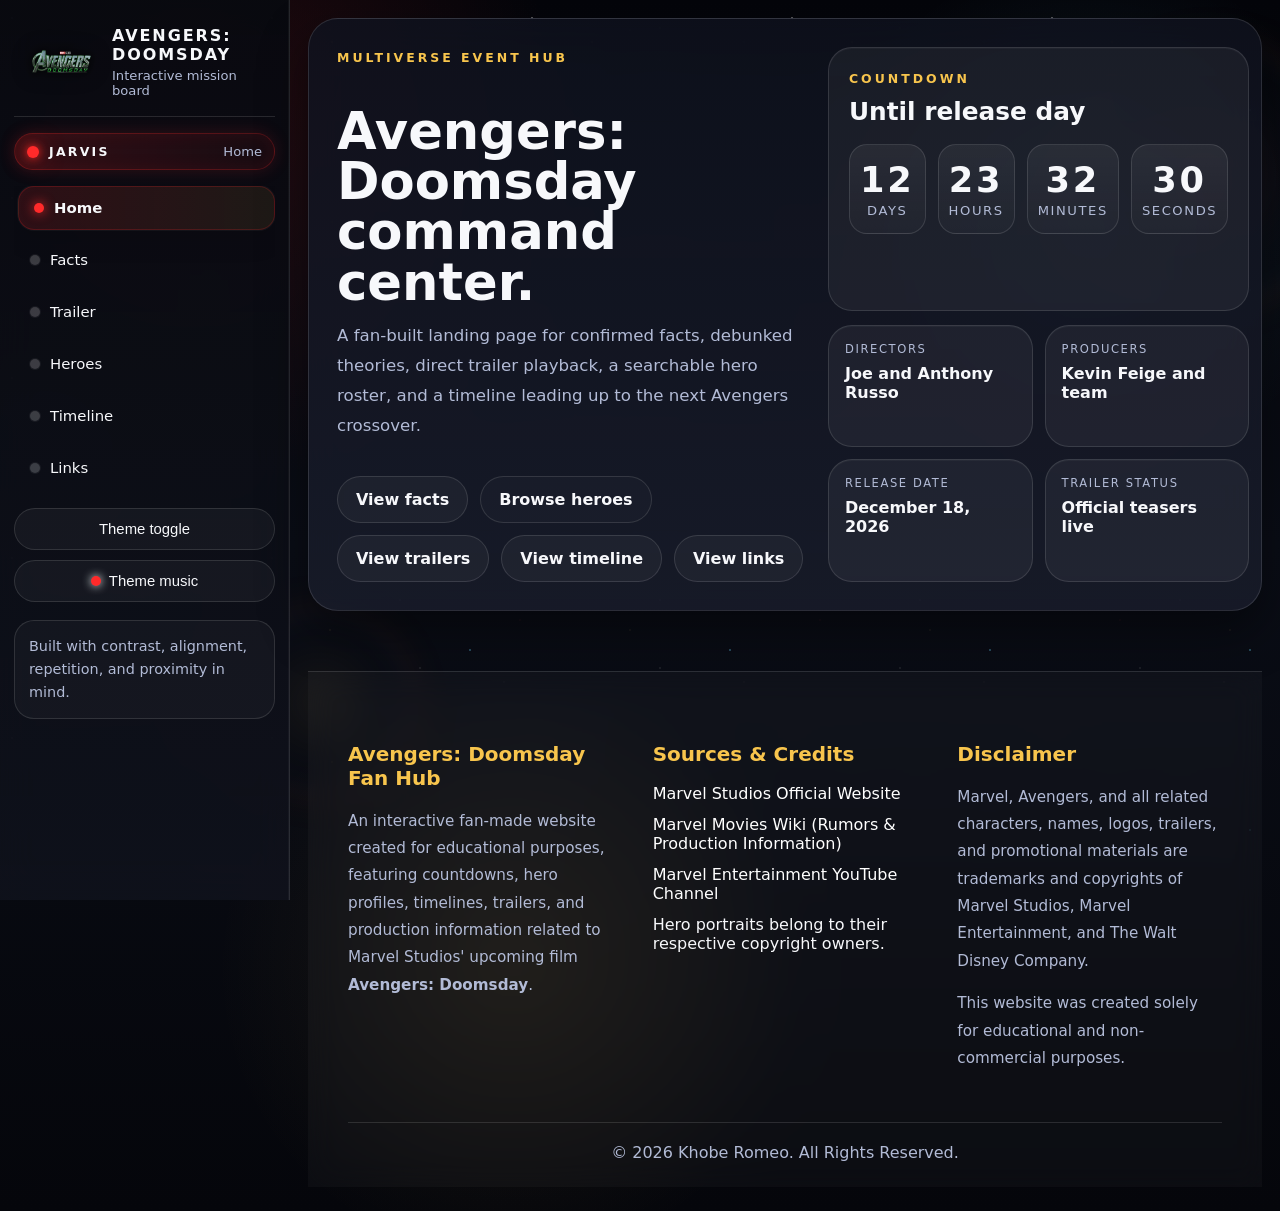
<file: index.html>
<!doctype html>
<html lang="en">
  <head>
    <meta charset="UTF-8" />
    <meta name="viewport" content="width=device-width, initial-scale=1.0" />
    <title>Avengers: Doomsday | Home</title>
    <meta
      name="description"
      content="Avengers: Doomsday fan hub with countdown, facts, heroes, trailers, and timeline."
    />
    <meta name="theme-color" content="#8b0000" />
    <link rel="stylesheet" href="style.css" />
  </head>
  <body class="page-home">
    <div class="stars"></div>
    <div class="portal one"></div>
    <div class="portal two"></div>
    <div class="portal three"></div>

    <div class="layout">
      <aside>
        <div class="brand">
          <img
            class="brand-logo"
            src="assets/logo.webp"
            alt="Avengers Doomsday logo"
          />
          <div>
            <h1>Avengers: Doomsday</h1>
            <p>Interactive mission board</p>
          </div>
        </div>

        <div class="jarvis" aria-live="polite">
          <div class="dot"></div>
          <strong>JARVIS</strong>
          <span id="sectionLabel">Home</span>
        </div>

        <nav id="sidebarNav" aria-label="Page sections">
          <a href="index.html"><span class="nav-dot"></span>Home</a>
          <a href="facts.html"><span class="nav-dot"></span>Facts</a>
          <a href="trailer.html"><span class="nav-dot"></span>Trailer</a>
          <a href="heroes.html" class="active"
            ><span class="nav-dot"></span>Heroes</a
          >
          <a href="timeline.html"><span class="nav-dot"></span>Timeline</a>
          <a href="links.html"><span class="nav-dot"></span>Links</a>
        </nav>

        <details class="sidebar-tools" id="sidebarTools">
          <summary>Theme &amp; music</summary>
          <div class="sidebar-controls">
            <button class="pill" id="themeToggle" type="button">
            Theme toggle
          </button>
          <button class="pill" id="muteBtn" type="button">
            <span class="led"></span>Theme music
          </button>
          </div>
        </details>

        <div class="sidebar-foot">
          <p>
            Built with contrast, alignment, repetition, and proximity in mind.
          </p>
        </div>
      </aside>

      <main>
        <section id="home" class="hero-shell section">
          <div class="hero-copy">
            <div class="eyebrow">Multiverse event hub</div>
            <h2>Avengers: Doomsday command center.</h2>
            <p>
              A fan-built landing page for confirmed facts, debunked theories,
              direct trailer playback, a searchable hero roster, and a timeline
              leading up to the next Avengers crossover.
            </p>
            <div class="hero-actions">
              <a class="btn" href="facts.html">View facts</a>
              <a class="btn ghost" href="heroes.html">Browse heroes</a>
              <a class="btn" href="trailer.html">View trailers</a>
              <a class="btn" href="timeline.html">View timeline</a>
              <a class="btn" href="links.html">View links</a>
            </div>
          </div>

          <div class="hero-panel">
            <div class="countdown-card">
              <div class="eyebrow">Countdown</div>
              <h3>Until release day</h3>
              <div id="countdown" class="countdown">
                <div class="time-box"><strong>00</strong><span>Days</span></div>
                <div class="time-box">
                  <strong>00</strong><span>Hours</span>
                </div>
                <div class="time-box">
                  <strong>00</strong><span>Minutes</span>
                </div>
                <div class="time-box">
                  <strong>00</strong><span>Seconds</span>
                </div>
              </div>
            </div>

            <div class="stats-row" aria-label="Quick facts">
              <div class="stat">
                <div class="label">Directors</div>
                <div class="value">Joe and Anthony Russo</div>
              </div>
              <div class="stat">
                <div class="label">Producers</div>
                <div class="value">Kevin Feige and team</div>
              </div>
              <div class="stat">
                <div class="label">Release date</div>
                <div class="value">December 18, 2026</div>
              </div>
              <div class="stat">
                <div class="label">Trailer status</div>
                <div class="value">Official teasers live</div>
              </div>
            </div>
          </div>
        </section>

        <footer class="footer">
          <div class="footer-grid">
            <div class="footer-section">
              <h3>Avengers: Doomsday Fan Hub</h3>
              <p>
                An interactive fan-made website created for educational
                purposes, featuring countdowns, hero profiles, timelines,
                trailers, and production information related to Marvel Studios'
                upcoming film
                <strong>Avengers: Doomsday</strong>.
              </p>
            </div>

            <div class="footer-section">
              <h3>Sources & Credits</h3>

              <ul class="footer-links">
                <li>
                  <a
                    href="https://www.marvel.com/movies/avengers-doomsday"
                    target="_blank"
                  >
                    Marvel Studios Official Website
                  </a>
                </li>

                <li>
                  <a
                    href="https://marvel-movies.fandom.com/wiki/Avengers:_Doomsday_rumors"
                    target="_blank"
                  >
                    Marvel Movies Wiki (Rumors & Production Information)
                  </a>
                </li>

                <li>
                  <a href="https://www.youtube.com/@marvel" target="_blank">
                    Marvel Entertainment YouTube Channel
                  </a>
                </li>

                <li>
                  Hero portraits belong to their respective copyright owners.
                </li>
              </ul>
            </div>

            <div class="footer-section">
              <h3>Disclaimer</h3>

              <p>
                Marvel, Avengers, and all related characters, names, logos,
                trailers, and promotional materials are trademarks and
                copyrights of Marvel Studios, Marvel Entertainment, and The Walt
                Disney Company.
              </p>

              <p>
                This website was created solely for educational and
                non-commercial purposes.
              </p>
            </div>
          </div>

          <hr />

          <div class="footer-bottom">
            <p>&copy; 2026 Khobe Romeo. All Rights Reserved.</p>
          </div>
        </footer>
      </main>
    </div>
<script src="script.js"></script>
  </body>
</html>
</file>
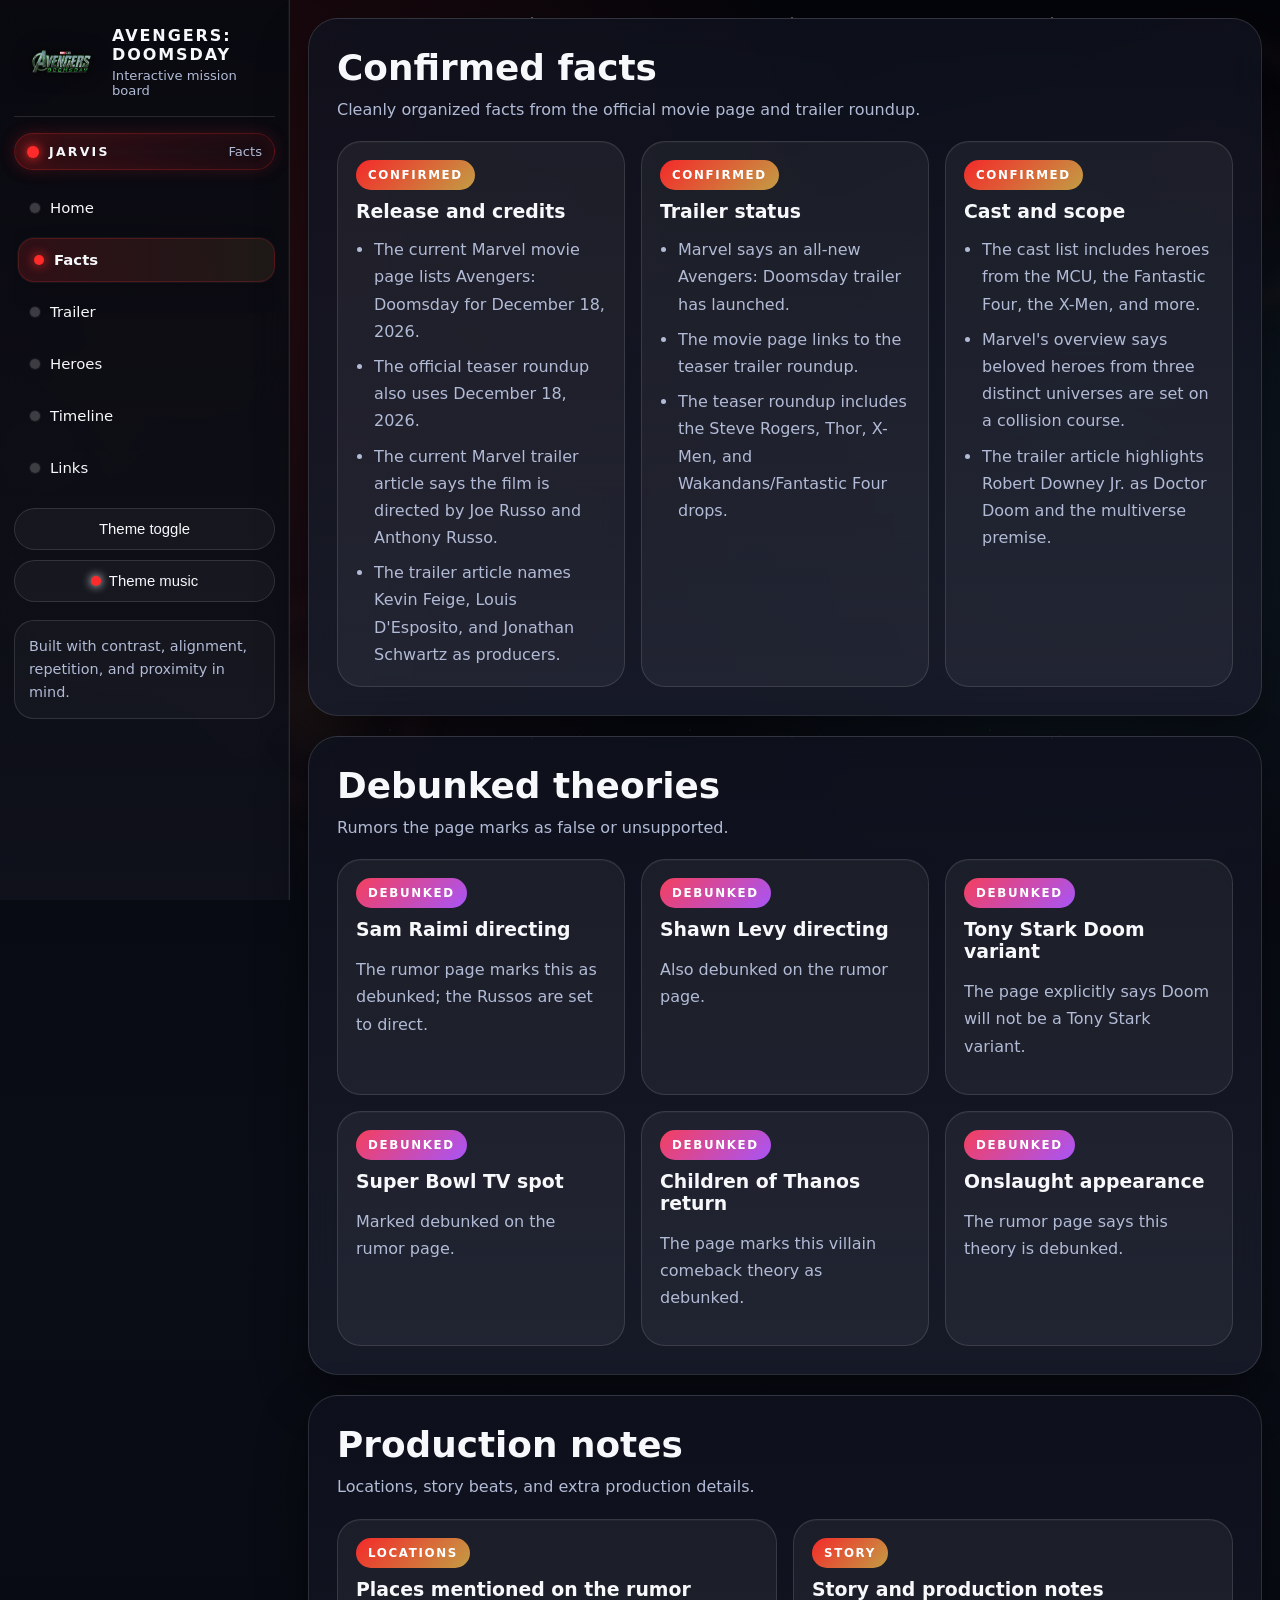
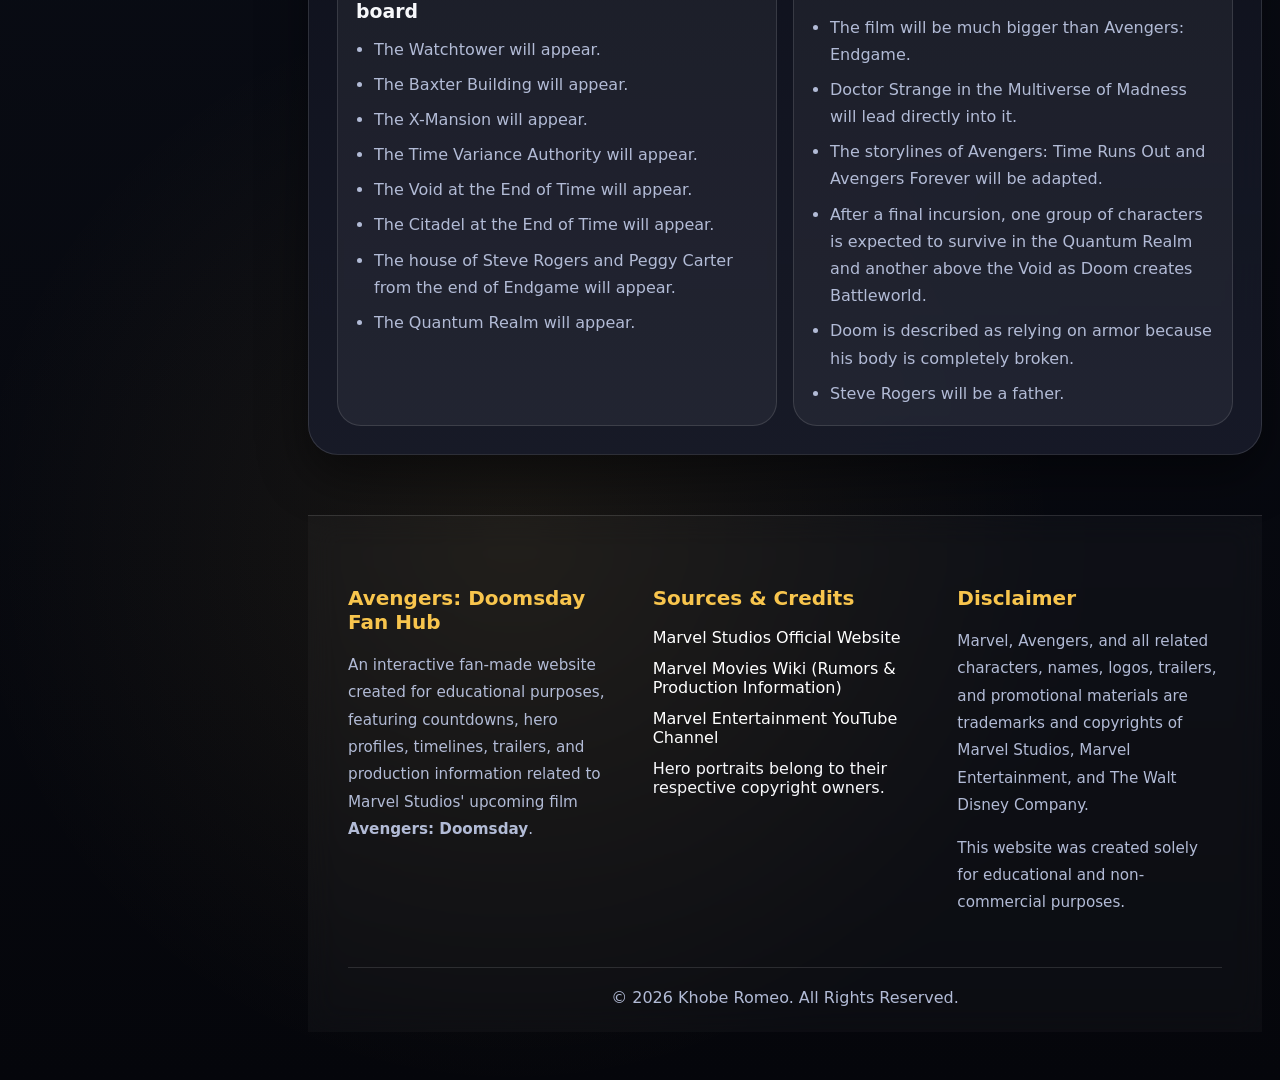
<file: facts.html>
<!doctype html>
<html lang="en">
  <head>
    <meta charset="UTF-8" />
    <meta name="viewport" content="width=device-width, initial-scale=1.0" />
    <title>Avengers: Doomsday | Facts</title>
    <meta
      name="description"
      content="Confirmed facts, debunked theories, and production notes for Avengers: Doomsday."
    />
    <meta name="theme-color" content="#8b0000" />
    <link rel="stylesheet" href="style.css" />
  </head>
  <body class="page-facts">
    <div class="stars"></div>
    <div class="portal one"></div>
    <div class="portal two"></div>
    <div class="portal three"></div>

    <div class="layout">
      <aside>
        <div class="brand">
          <img
            class="brand-logo"
            src="assets/logo.webp"
            alt="Avengers Doomsday logo"
          />
          <div>
            <h1>Avengers: Doomsday</h1>
            <p>Interactive mission board</p>
          </div>
        </div>

        <div class="jarvis" aria-live="polite">
          <div class="dot"></div>
          <strong>JARVIS</strong>
          <span id="sectionLabel">Facts</span>
        </div>

        <nav id="sidebarNav" aria-label="Page sections">
          <a href="index.html"><span class="nav-dot"></span>Home</a>
          <a href="facts.html" class="active"
            ><span class="nav-dot"></span>Facts</a
          >
          <a href="trailer.html"><span class="nav-dot"></span>Trailer</a>
          <a href="heroes.html"><span class="nav-dot"></span>Heroes</a>
          <a href="timeline.html"><span class="nav-dot"></span>Timeline</a>
          <a href="links.html"><span class="nav-dot"></span>Links</a>
        </nav>

        <details class="sidebar-tools" id="sidebarTools">
          <summary>Theme &amp; music</summary>
          <div class="sidebar-controls">
            <button class="pill" id="themeToggle" type="button">
            Theme toggle
          </button>
          <button class="pill" id="muteBtn" type="button">
            <span class="led"></span>Theme music
          </button>
          </div>
        </details>

        <div class="sidebar-foot">
          <p>
            Built with contrast, alignment, repetition, and proximity in mind.
          </p>
        </div>
      </aside>

      <main>
        <section id="facts" class="section">
          <div class="section-header">
            <div>
              <h2>Confirmed facts</h2>
              <p>
                Cleanly organized facts from the official movie page and trailer
                roundup.
              </p>
            </div>
          </div>
          <div class="board-grid" id="confirmedBoard"></div>
        </section>

        <section id="debunks" class="section">
          <div class="section-header">
            <div>
              <h2>Debunked theories</h2>
              <p>Rumors the page marks as false or unsupported.</p>
            </div>
          </div>
          <div class="board-grid" id="debunkedBoard"></div>
        </section>

        <section id="production-notes" class="section">
          <div class="section-header">
            <div>
              <h2>Production notes</h2>
              <p>Locations, story beats, and extra production details.</p>
            </div>
          </div>
          <div class="board-grid two-col" id="productionBoard"></div>
        </section>

        <footer class="footer">
          <div class="footer-grid">
            <div class="footer-section">
              <h3>Avengers: Doomsday Fan Hub</h3>
              <p>
                An interactive fan-made website created for educational
                purposes, featuring countdowns, hero profiles, timelines,
                trailers, and production information related to Marvel Studios'
                upcoming film
                <strong>Avengers: Doomsday</strong>.
              </p>
            </div>

            <div class="footer-section">
              <h3>Sources & Credits</h3>

              <ul class="footer-links">
                <li>
                  <a
                    href="https://www.marvel.com/movies/avengers-doomsday"
                    target="_blank"
                  >
                    Marvel Studios Official Website
                  </a>
                </li>

                <li>
                  <a
                    href="https://marvel-movies.fandom.com/wiki/Avengers:_Doomsday_rumors"
                    target="_blank"
                  >
                    Marvel Movies Wiki (Rumors & Production Information)
                  </a>
                </li>

                <li>
                  <a href="https://www.youtube.com/@marvel" target="_blank">
                    Marvel Entertainment YouTube Channel
                  </a>
                </li>

                <li>
                  Hero portraits belong to their respective copyright owners.
                </li>
              </ul>
            </div>

            <div class="footer-section">
              <h3>Disclaimer</h3>

              <p>
                Marvel, Avengers, and all related characters, names, logos,
                trailers, and promotional materials are trademarks and
                copyrights of Marvel Studios, Marvel Entertainment, and The Walt
                Disney Company.
              </p>

              <p>
                This website was created solely for educational and
                non-commercial purposes.
              </p>
            </div>
          </div>

          <hr />

          <div class="footer-bottom">
            <p>&copy; 2026 Khobe Romeo. All Rights Reserved.</p>
          </div>
        </footer>
      </main>
    </div>
<script src="script.js"></script>
  </body>
</html>
</file>
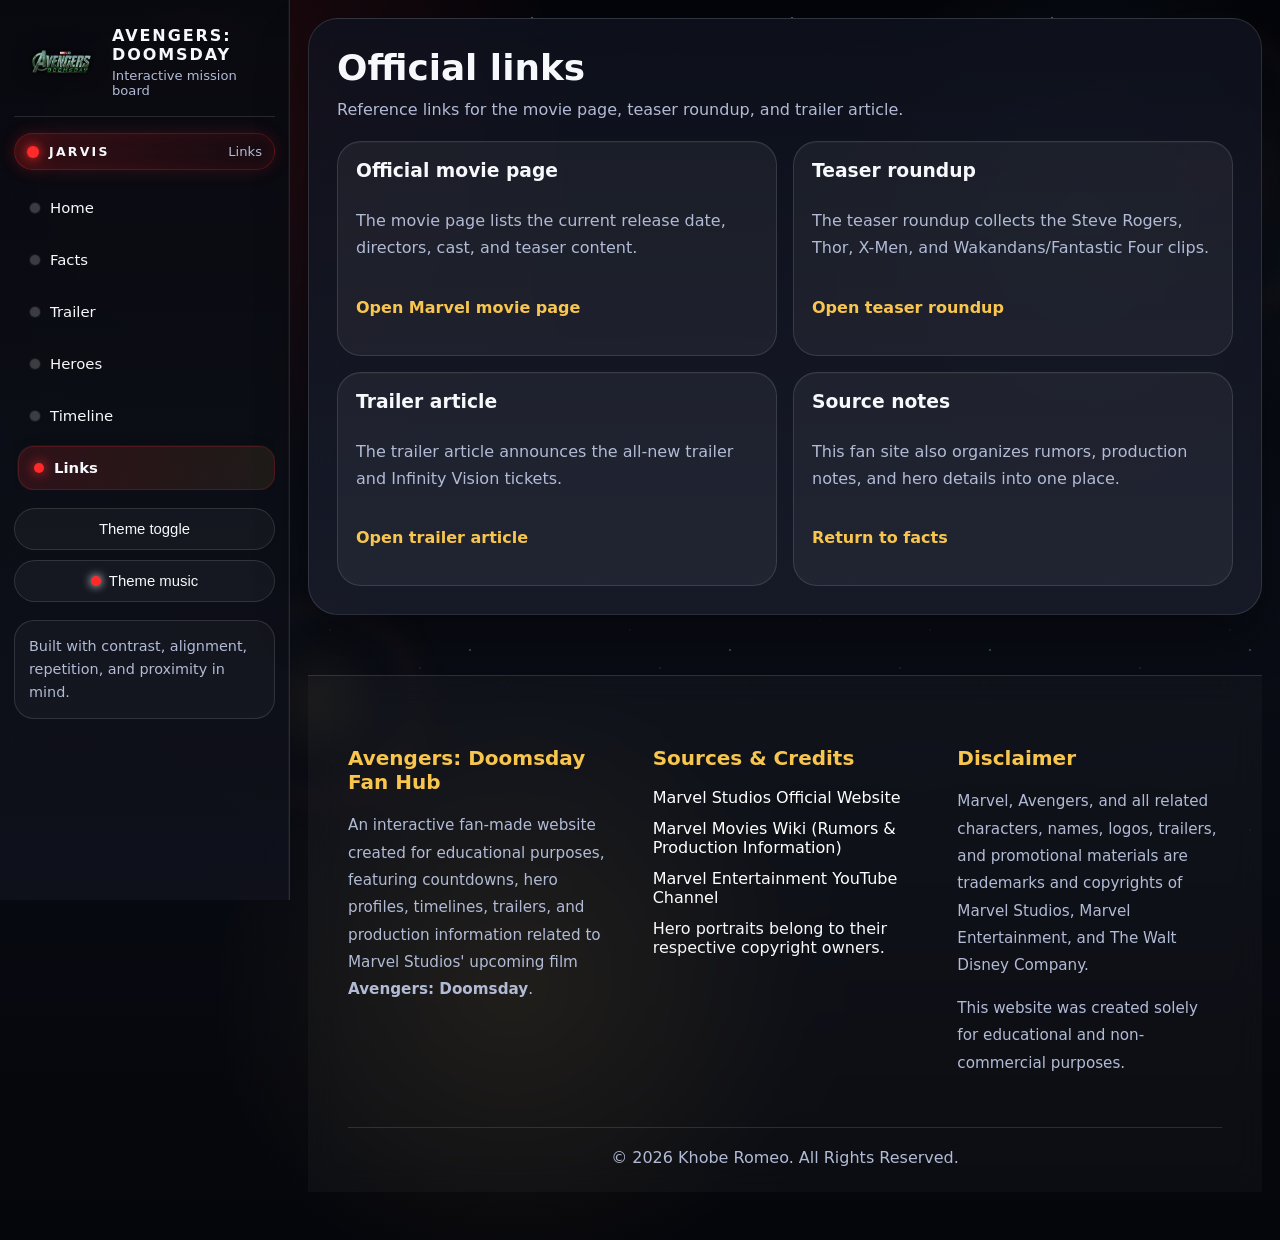
<file: links.html>
<!doctype html>
<html lang="en">
  <head>
    <meta charset="UTF-8" />
    <meta name="viewport" content="width=device-width, initial-scale=1.0" />
    <title>Avengers: Doomsday | Links</title>
    <meta
      name="description"
      content="Official Marvel links for Avengers: Doomsday."
    />
    <meta name="theme-color" content="#8b0000" />
    <link rel="stylesheet" href="style.css" />
  </head>
  <body class="page-links">
    <div class="stars"></div>
    <div class="portal one"></div>
    <div class="portal two"></div>
    <div class="portal three"></div>

    <div class="layout">
      <aside>
        <div class="brand">
          <img
            class="brand-logo"
            src="assets/logo.webp"
            alt="Avengers Doomsday logo"
          />
          <div>
            <h1>Avengers: Doomsday</h1>
            <p>Interactive mission board</p>
          </div>
        </div>

        <div class="jarvis" aria-live="polite">
          <div class="dot"></div>
          <strong>JARVIS</strong>
          <span id="sectionLabel">Links</span>
        </div>

        <nav id="sidebarNav" aria-label="Page sections">
          <a href="index.html"><span class="nav-dot"></span>Home</a>
          <a href="facts.html"><span class="nav-dot"></span>Facts</a>
          <a href="trailer.html"><span class="nav-dot"></span>Trailer</a>
          <a href="heroes.html"><span class="nav-dot"></span>Heroes</a>
          <a href="timeline.html"><span class="nav-dot"></span>Timeline</a>
          <a href="links.html" class="active"
            ><span class="nav-dot"></span>Links</a
          >
        </nav>

        <details class="sidebar-tools" id="sidebarTools">
          <summary>Theme &amp; music</summary>
          <div class="sidebar-controls">
            <button class="pill" id="themeToggle" type="button">
            Theme toggle
          </button>
          <button class="pill" id="muteBtn" type="button">
            <span class="led"></span>Theme music
          </button>
          </div>
        </details>

        <div class="sidebar-foot">
          <p>
            Built with contrast, alignment, repetition, and proximity in mind.
          </p>
        </div>
      </aside>

      <main>
        <section id="links" class="section">
          <div class="section-header">
            <div>
              <h2>Official links</h2>
              <p>
                Reference links for the movie page, teaser roundup, and trailer
                article.
              </p>
            </div>
          </div>

          <div class="tray">
            <div class="card">
              <h3>Official movie page</h3>
              <p>
                The movie page lists the current release date, directors, cast,
                and teaser content.
              </p>
              <p>
                <a
                  href="https://www.marvel.com/movies/avengers-doomsday"
                  target="_blank"
                  rel="noopener"
                  >Open Marvel movie page</a
                >
              </p>
            </div>

            <div class="card">
              <h3>Teaser roundup</h3>
              <p>
                The teaser roundup collects the Steve Rogers, Thor, X-Men, and
                Wakandans/Fantastic Four clips.
              </p>
              <p>
                <a
                  href="https://www.marvel.com/articles/movies/avengers-doomsday-teaser-trailer"
                  target="_blank"
                  rel="noopener"
                  >Open teaser roundup</a
                >
              </p>
            </div>

            <div class="card">
              <h3>Trailer article</h3>
              <p>
                The trailer article announces the all-new trailer and Infinity
                Vision tickets.
              </p>
              <p>
                <a
                  href="https://www.marvel.com/articles/movies/avengers-doomsday-trailer-infinity-vision-tickets"
                  target="_blank"
                  rel="noopener"
                  >Open trailer article</a
                >
              </p>
            </div>

            <div class="card">
              <h3>Source notes</h3>
              <p>
                This fan site also organizes rumors, production notes, and hero
                details into one place.
              </p>
              <p><a href="facts.html">Return to facts</a></p>
            </div>
          </div>
        </section>

        <footer class="footer">
          <div class="footer-grid">
            <div class="footer-section">
              <h3>Avengers: Doomsday Fan Hub</h3>
              <p>
                An interactive fan-made website created for educational
                purposes, featuring countdowns, hero profiles, timelines,
                trailers, and production information related to Marvel Studios'
                upcoming film
                <strong>Avengers: Doomsday</strong>.
              </p>
            </div>

            <div class="footer-section">
              <h3>Sources & Credits</h3>

              <ul class="footer-links">
                <li>
                  <a
                    href="https://www.marvel.com/movies/avengers-doomsday"
                    target="_blank"
                  >
                    Marvel Studios Official Website
                  </a>
                </li>

                <li>
                  <a
                    href="https://marvel-movies.fandom.com/wiki/Avengers:_Doomsday_rumors"
                    target="_blank"
                  >
                    Marvel Movies Wiki (Rumors & Production Information)
                  </a>
                </li>

                <li>
                  <a href="https://www.youtube.com/@marvel" target="_blank">
                    Marvel Entertainment YouTube Channel
                  </a>
                </li>

                <li>
                  Hero portraits belong to their respective copyright owners.
                </li>
              </ul>
            </div>

            <div class="footer-section">
              <h3>Disclaimer</h3>

              <p>
                Marvel, Avengers, and all related characters, names, logos,
                trailers, and promotional materials are trademarks and
                copyrights of Marvel Studios, Marvel Entertainment, and The Walt
                Disney Company.
              </p>

              <p>
                This website was created solely for educational and
                non-commercial purposes.
              </p>
            </div>
          </div>

          <hr />

          <div class="footer-bottom">
            <p>&copy; 2026 Khobe Romeo. All Rights Reserved.</p>
          </div>
        </footer>
      </main>
    </div>
<script src="script.js"></script>
  </body>
</html>
</file>
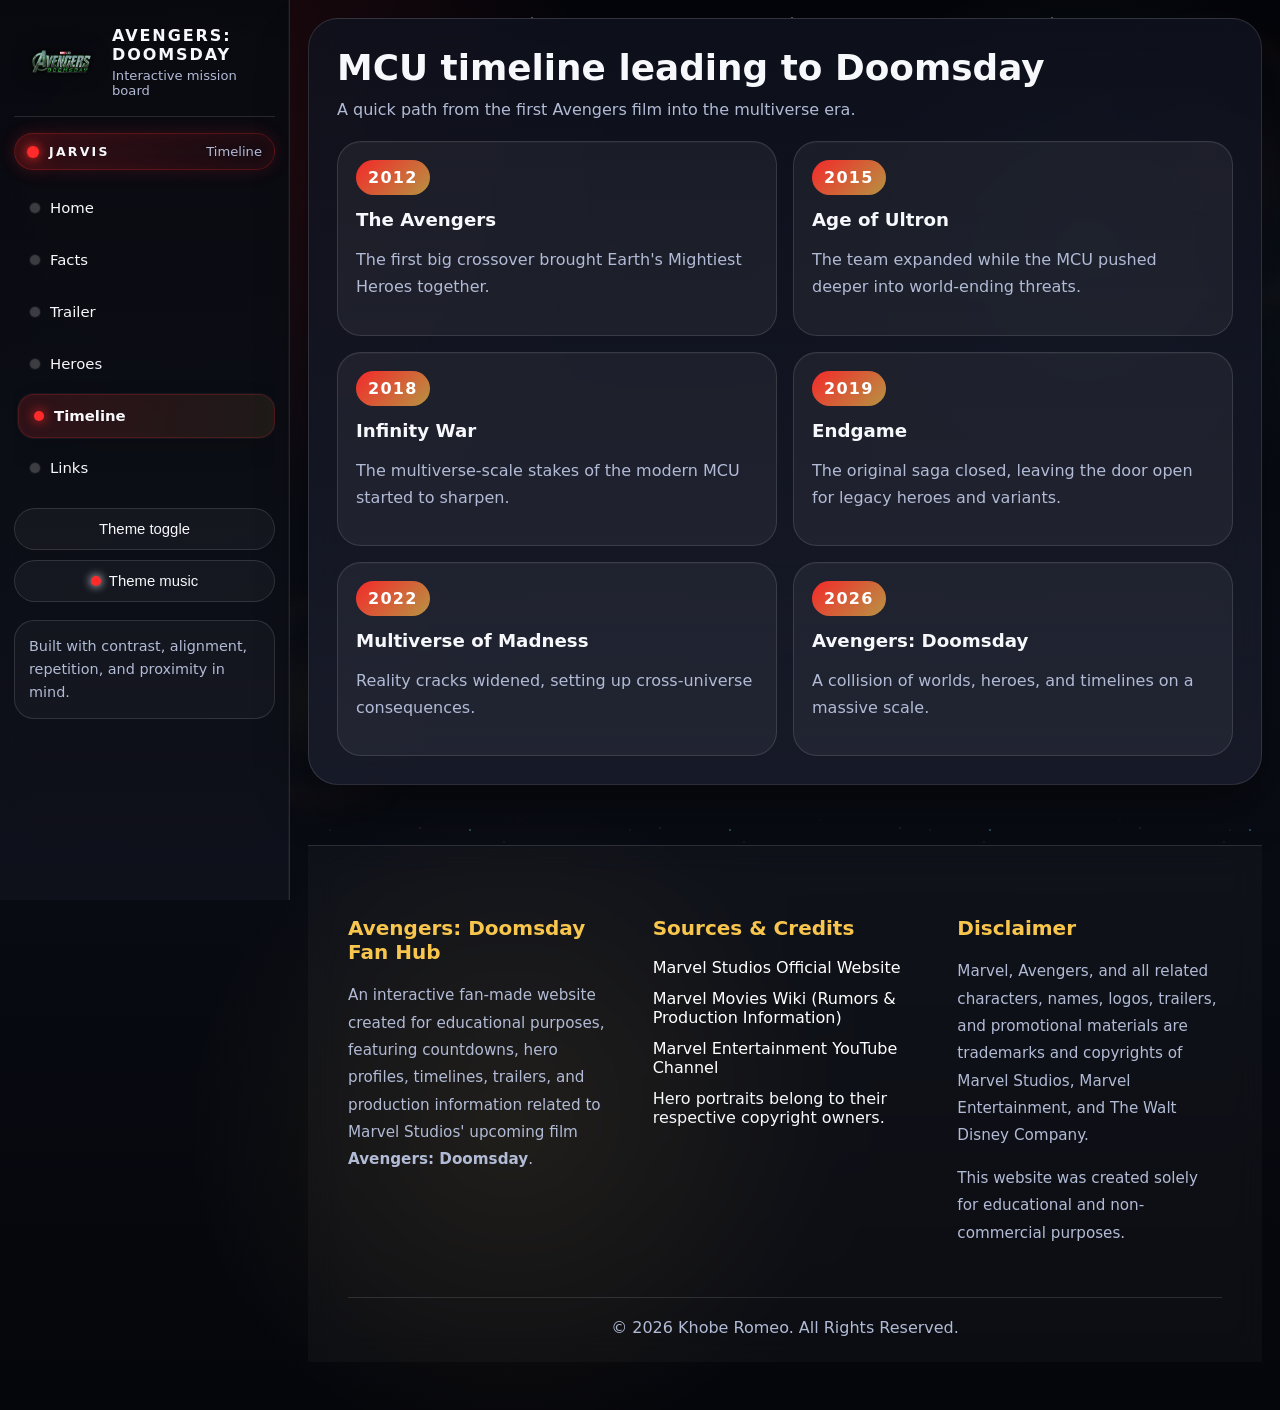
<file: timeline.html>
<!doctype html>
<html lang="en">
  <head>
    <meta charset="UTF-8" />
    <meta name="viewport" content="width=device-width, initial-scale=1.0" />
    <title>Avengers: Doomsday | Timeline</title>
    <meta
      name="description"
      content="MCU timeline leading into Avengers: Doomsday."
    />
    <meta name="theme-color" content="#8b0000" />
    <link rel="stylesheet" href="style.css" />
  </head>
  <body class="page-timeline">
    <div class="stars"></div>
    <div class="portal one"></div>
    <div class="portal two"></div>
    <div class="portal three"></div>

    <div class="layout">
      <aside>
        <div class="brand">
          <img
            class="brand-logo"
            src="assets/logo.webp"
            alt="Avengers Doomsday logo"
          />
          <div>
            <h1>Avengers: Doomsday</h1>
            <p>Interactive mission board</p>
          </div>
        </div>

        <div class="jarvis" aria-live="polite">
          <div class="dot"></div>
          <strong>JARVIS</strong>
          <span id="sectionLabel">Timeline</span>
        </div>

        <nav id="sidebarNav" aria-label="Page sections">
          <a href="index.html"><span class="nav-dot"></span>Home</a>
          <a href="facts.html"><span class="nav-dot"></span>Facts</a>
          <a href="trailer.html"><span class="nav-dot"></span>Trailer</a>
          <a href="heroes.html"><span class="nav-dot"></span>Heroes</a>
          <a href="timeline.html" class="active"
            ><span class="nav-dot"></span>Timeline</a
          >
          <a href="links.html"><span class="nav-dot"></span>Links</a>
        </nav>

        <details class="sidebar-tools" id="sidebarTools">
          <summary>Theme &amp; music</summary>
          <div class="sidebar-controls">
            <button class="pill" id="themeToggle" type="button">
            Theme toggle
          </button>
          <button class="pill" id="muteBtn" type="button">
            <span class="led"></span>Theme music
          </button>
          </div>
        </details>

        <div class="sidebar-foot">
          <p>
            Built with contrast, alignment, repetition, and proximity in mind.
          </p>
        </div>
      </aside>

      <main>
        <section id="timeline" class="section">
          <div class="section-header">
            <div>
              <h2>MCU timeline leading to Doomsday</h2>
              <p>
                A quick path from the first Avengers film into the multiverse
                era.
              </p>
            </div>
          </div>
          <div class="timeline" id="timelineGrid"></div>
        </section>

        <footer class="footer">
          <div class="footer-grid">
            <div class="footer-section">
              <h3>Avengers: Doomsday Fan Hub</h3>
              <p>
                An interactive fan-made website created for educational
                purposes, featuring countdowns, hero profiles, timelines,
                trailers, and production information related to Marvel Studios'
                upcoming film
                <strong>Avengers: Doomsday</strong>.
              </p>
            </div>

            <div class="footer-section">
              <h3>Sources & Credits</h3>

              <ul class="footer-links">
                <li>
                  <a
                    href="https://www.marvel.com/movies/avengers-doomsday"
                    target="_blank"
                  >
                    Marvel Studios Official Website
                  </a>
                </li>

                <li>
                  <a
                    href="https://marvel-movies.fandom.com/wiki/Avengers:_Doomsday_rumors"
                    target="_blank"
                  >
                    Marvel Movies Wiki (Rumors & Production Information)
                  </a>
                </li>

                <li>
                  <a href="https://www.youtube.com/@marvel" target="_blank">
                    Marvel Entertainment YouTube Channel
                  </a>
                </li>

                <li>
                  Hero portraits belong to their respective copyright owners.
                </li>
              </ul>
            </div>

            <div class="footer-section">
              <h3>Disclaimer</h3>

              <p>
                Marvel, Avengers, and all related characters, names, logos,
                trailers, and promotional materials are trademarks and
                copyrights of Marvel Studios, Marvel Entertainment, and The Walt
                Disney Company.
              </p>

              <p>
                This website was created solely for educational and
                non-commercial purposes.
              </p>
            </div>
          </div>

          <hr />

          <div class="footer-bottom">
            <p>&copy; 2026 Khobe Romeo. All Rights Reserved.</p>
          </div>
        </footer>
      </main>
    </div>
<script src="script.js"></script>
  </body>
</html>
</file>
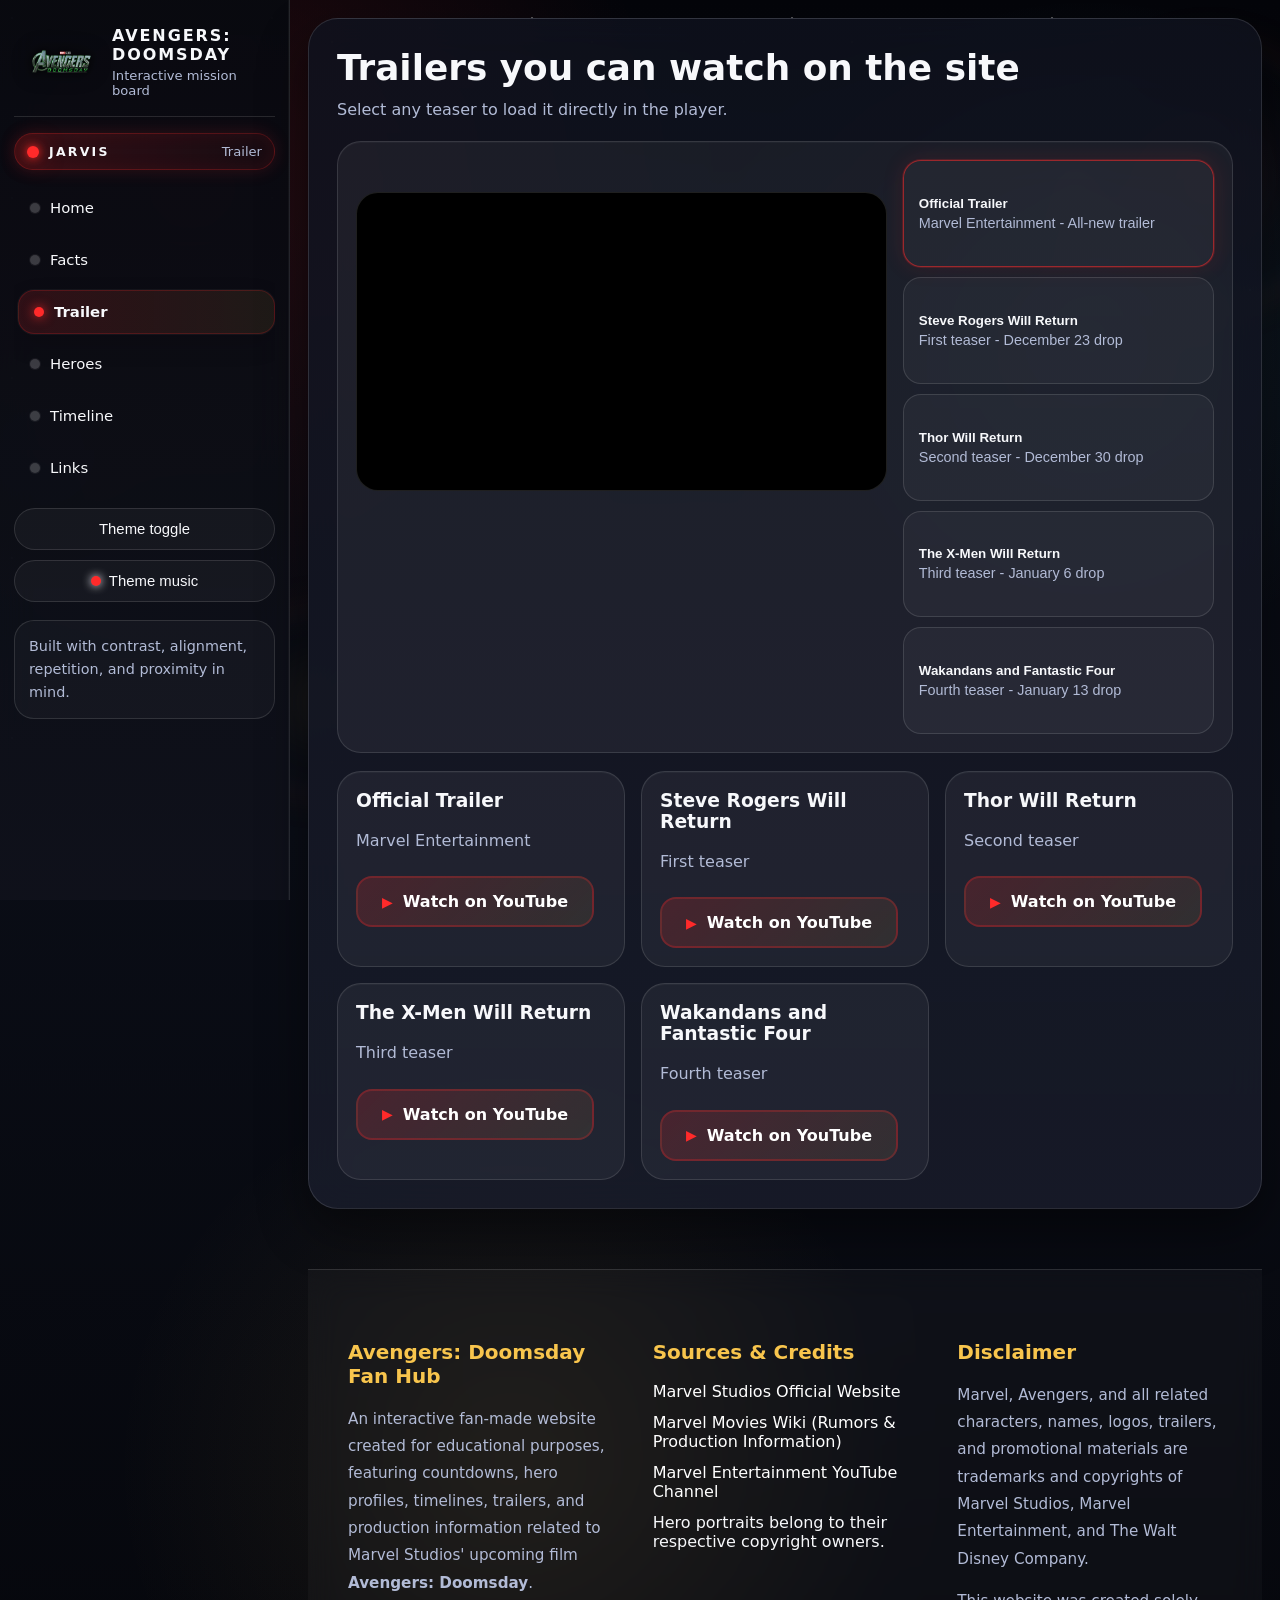
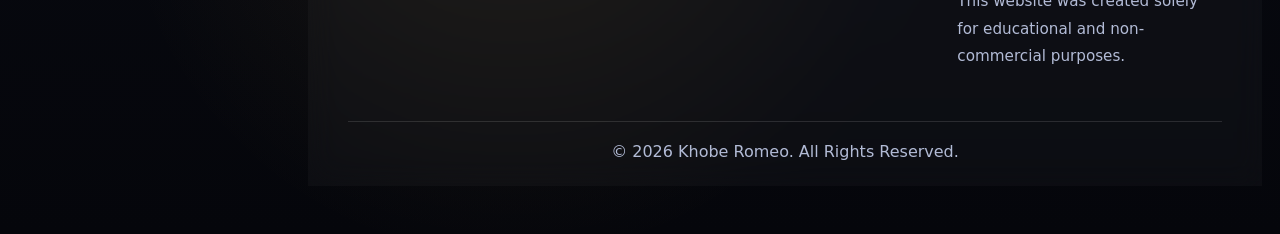
<file: trailer.html>
<!doctype html>
<html lang="en">
  <head>
    <meta charset="UTF-8" />
    <meta name="viewport" content="width=device-width, initial-scale=1.0" />
    <title>Avengers: Doomsday | Trailer</title>
    <meta
      name="description"
      content="Watch official Avengers: Doomsday trailers and teaser videos directly on the site."
    />
    <meta name="theme-color" content="#8b0000" />
    <link rel="stylesheet" href="style.css" />
  </head>
  <body class="page-trailer">
    <div class="stars"></div>
    <div class="portal one"></div>
    <div class="portal two"></div>
    <div class="portal three"></div>

    <div class="layout">
      <aside>
        <div class="brand">
          <img
            class="brand-logo"
            src="assets/logo.webp"
            alt="Avengers Doomsday logo"
          />
          <div>
            <h1>Avengers: Doomsday</h1>
            <p>Interactive mission board</p>
          </div>
        </div>

        <div class="jarvis" aria-live="polite">
          <div class="dot"></div>
          <strong>JARVIS</strong>
          <span id="sectionLabel">Trailer</span>
        </div>

        <nav id="sidebarNav" aria-label="Page sections">
          <a href="index.html"><span class="nav-dot"></span>Home</a>
          <a href="facts.html"><span class="nav-dot"></span>Facts</a>
          <a href="trailer.html" class="active"
            ><span class="nav-dot"></span>Trailer</a
          >
          <a href="heroes.html"><span class="nav-dot"></span>Heroes</a>
          <a href="timeline.html"><span class="nav-dot"></span>Timeline</a>
          <a href="links.html"><span class="nav-dot"></span>Links</a>
        </nav>

        <details class="sidebar-tools" id="sidebarTools">
          <summary>Theme &amp; music</summary>
          <div class="sidebar-controls">
            <button class="pill" id="themeToggle" type="button">
            Theme toggle
          </button>
          <button class="pill" id="muteBtn" type="button">
            <span class="led"></span>Theme music
          </button>
          </div>
        </details>

        <div class="sidebar-foot">
          <p>
            Built with contrast, alignment, repetition, and proximity in mind.
          </p>
        </div>
      </aside>

      <main>
        <section id="trailers" class="section">
          <div class="section-header">
            <div>
              <h2>Trailers you can watch on the site</h2>
              <p>Select any teaser to load it directly in the player.</p>
            </div>
          </div>

          <div class="player-shell">
            <div class="player-frame">
              <iframe
                id="mainTrailerFrame"
                title="Avengers Doomsday trailer player"
                src=""
                loading="lazy"
                allow="
                  accelerometer;
                  autoplay;
                  clipboard-write;
                  encrypted-media;
                  gyroscope;
                  picture-in-picture;
                  web-share;
                "
                allowfullscreen
              ></iframe>
            </div>
            <div id="videoButtons" class="video-buttons"></div>
          </div>

          <div id="trailerCards" class="trailer-cards"></div>
        </section>

        <footer class="footer">
          <div class="footer-grid">
            <div class="footer-section">
              <h3>Avengers: Doomsday Fan Hub</h3>
              <p>
                An interactive fan-made website created for educational
                purposes, featuring countdowns, hero profiles, timelines,
                trailers, and production information related to Marvel Studios'
                upcoming film
                <strong>Avengers: Doomsday</strong>.
              </p>
            </div>

            <div class="footer-section">
              <h3>Sources & Credits</h3>

              <ul class="footer-links">
                <li>
                  <a
                    href="https://www.marvel.com/movies/avengers-doomsday"
                    target="_blank"
                  >
                    Marvel Studios Official Website
                  </a>
                </li>

                <li>
                  <a
                    href="https://marvel-movies.fandom.com/wiki/Avengers:_Doomsday_rumors"
                    target="_blank"
                  >
                    Marvel Movies Wiki (Rumors & Production Information)
                  </a>
                </li>

                <li>
                  <a href="https://www.youtube.com/@marvel" target="_blank">
                    Marvel Entertainment YouTube Channel
                  </a>
                </li>

                <li>
                  Hero portraits belong to their respective copyright owners.
                </li>
              </ul>
            </div>

            <div class="footer-section">
              <h3>Disclaimer</h3>

              <p>
                Marvel, Avengers, and all related characters, names, logos,
                trailers, and promotional materials are trademarks and
                copyrights of Marvel Studios, Marvel Entertainment, and The Walt
                Disney Company.
              </p>

              <p>
                This website was created solely for educational and
                non-commercial purposes.
              </p>
            </div>
          </div>

          <hr />

          <div class="footer-bottom">
            <p>&copy; 2026 Khobe Romeo. All Rights Reserved.</p>
          </div>
        </footer>
      </main>
    </div>
<script src="https://www.youtube.com/iframe_api"></script>
    <script src="script.js"></script>
  </body>
</html>
</file>
<file: style.css>
:root {
  --panel: rgba(15, 18, 30, 0.82);
  --panel-2: rgba(24, 27, 41, 0.92);
  --text: #f7f8fb;
  --muted: #b2bbd6;
  --line: rgba(255, 255, 255, 0.12);
  --red: #ff2a2a;
  --gold: #f8c54d;
  --cyan: #65d7ff;
  --green: #64ff8f;
  --shadow: 0 20px 50px rgba(0, 0, 0, 0.45);
  --radius: 24px;
  --sidebar-w: 290px;
}

* {
  box-sizing: border-box;
}

html {
  scroll-behavior: smooth;
}

body {
  margin: 0;
  font-family:
    Inter,
    ui-sans-serif,
    system-ui,
    -apple-system,
    Segoe UI,
    Roboto,
    Helvetica,
    Arial,
    sans-serif;
  -webkit-text-size-adjust: 100%;
  text-size-adjust: 100%;
  background:
    radial-gradient(
      circle at 15% 10%,
      rgba(255, 42, 42, 0.13),
      transparent 24%
    ),
    radial-gradient(
      circle at 85% 18%,
      rgba(101, 215, 255, 0.1),
      transparent 18%
    ),
    radial-gradient(
      circle at 40% 80%,
      rgba(248, 197, 77, 0.08),
      transparent 24%
    ),
    linear-gradient(180deg, #04050a, #0a0d16 45%, #05060b);
  color: var(--text);
  overflow-x: hidden;
  max-width: 100%;
}

body.theme-light {
  --panel: rgba(255, 255, 255, 0.86);
  --panel-2: rgba(255, 255, 255, 0.95);
  --text: #0d1020;
  --muted: #515c7a;
  --line: rgba(7, 12, 25, 0.12);
  --shadow: 0 18px 40px rgba(27, 38, 72, 0.12);
  background:
    radial-gradient(
      circle at 15% 10%,
      rgba(255, 42, 42, 0.08),
      transparent 24%
    ),
    radial-gradient(
      circle at 85% 18%,
      rgba(101, 215, 255, 0.08),
      transparent 18%
    ),
    radial-gradient(
      circle at 40% 80%,
      rgba(248, 197, 77, 0.08),
      transparent 24%
    ),
    linear-gradient(180deg, #f8fbff, #ecf0fb 45%, #f7f8fd);
}

/* ===========================
   BACKGROUND EFFECTS
=========================== */

.stars,
.stars::before,
.stars::after {
  position: fixed;
  inset: 0;
  pointer-events: none;
  content: "";
  z-index: 0;
  background-repeat: repeat;
  opacity: 0.35;
  mix-blend-mode: screen;
}

.stars {
  background-image:
    radial-gradient(
      1px 1px at 12px 18px,
      rgba(255, 255, 255, 0.95) 1px,
      transparent 0
    ),
    radial-gradient(
      1px 1px at 72px 42px,
      rgba(248, 197, 77, 0.9) 1px,
      transparent 0
    ),
    radial-gradient(
      1px 1px at 140px 60px,
      rgba(255, 255, 255, 0.78) 1px,
      transparent 0
    ),
    radial-gradient(
      1px 1px at 210px 110px,
      rgba(101, 215, 255, 0.85) 1px,
      transparent 0
    );
  background-size: 260px 180px;
  animation: drift 28s linear infinite;
}

.stars::before {
  background-image:
    radial-gradient(
      1px 1px at 24px 42px,
      rgba(255, 255, 255, 0.65) 1px,
      transparent 0
    ),
    radial-gradient(
      1px 1px at 100px 96px,
      rgba(255, 42, 42, 0.7) 1px,
      transparent 0
    ),
    radial-gradient(
      1px 1px at 180px 28px,
      rgba(255, 255, 255, 0.9) 1px,
      transparent 0
    );
  background-size: 240px 160px;
  animation: drift 44s linear infinite reverse;
  opacity: 0.22;
}

.stars::after {
  background-image:
    radial-gradient(
      1px 1px at 30px 30px,
      rgba(248, 197, 77, 0.9) 1px,
      transparent 0
    ),
    radial-gradient(
      1px 1px at 90px 130px,
      rgba(255, 255, 255, 0.8) 1px,
      transparent 0
    ),
    radial-gradient(
      1px 1px at 220px 20px,
      rgba(255, 42, 42, 0.6) 1px,
      transparent 0
    );
  background-size: 300px 200px;
  animation: drift 68s linear infinite;
  opacity: 0.18;
}

@keyframes drift {
  from {
    transform: translate3d(0, 0, 0);
  }
  to {
    transform: translate3d(-220px, 180px, 0);
  }
}

.portal {
  position: fixed;
  border-radius: 50%;
  pointer-events: none;
  z-index: 0;
  filter: blur(8px);
  opacity: 0.25;
  animation: pulse 6.5s ease-in-out infinite;
  border: 2px solid rgba(255, 255, 255, 0.08);
  box-shadow:
    inset 0 0 20px rgba(255, 255, 255, 0.12),
    0 0 28px rgba(255, 42, 42, 0.25),
    0 0 60px rgba(248, 197, 77, 0.18);
}

.portal.one {
  width: 260px;
  height: 260px;
  top: 5%;
  right: -60px;
  background: radial-gradient(
    circle,
    rgba(255, 42, 42, 0.28),
    rgba(255, 42, 42, 0.04) 45%,
    transparent 70%
  );
}

.portal.two {
  width: 180px;
  height: 180px;
  bottom: 12%;
  left: 18%;
  background: radial-gradient(
    circle,
    rgba(248, 197, 77, 0.24),
    rgba(248, 197, 77, 0.04) 50%,
    transparent 72%
  );
  animation-delay: -2s;
}

.portal.three {
  width: 140px;
  height: 140px;
  top: 42%;
  left: -30px;
  background: radial-gradient(
    circle,
    rgba(101, 215, 255, 0.22),
    rgba(101, 215, 255, 0.04) 50%,
    transparent 72%
  );
  animation-delay: -4s;
}

@keyframes pulse {
  0%,
  100% {
    transform: scale(1) rotate(0deg);
  }
  50% {
    transform: scale(1.08) rotate(8deg);
  }
}

/* ===========================
   LAYOUT
=========================== */

.layout {
  position: relative;
  z-index: 1;
  display: grid;
  grid-template-columns: var(--sidebar-w) 1fr;
  min-height: 100vh;
}

aside {
  position: sticky;
  top: 0;
  height: 100vh;
  padding: 18px 14px;
  background: linear-gradient(
    180deg,
    rgba(8, 10, 16, 0.93),
    rgba(16, 18, 28, 0.88)
  );
  border-right: 1px solid var(--line);
  box-shadow: inset -1px 0 0 rgba(255, 255, 255, 0.04);
  backdrop-filter: blur(18px);
}

body.theme-light aside {
  background: linear-gradient(
    180deg,
    rgba(255, 255, 255, 0.92),
    rgba(244, 247, 255, 0.84)
  );
}

main {
  padding: 18px 18px 48px;
}

.section {
  margin-bottom: 20px;
  padding: 28px;
  scroll-margin-top: 24px;
  border-radius: 30px;
  background: linear-gradient(180deg, var(--panel), var(--panel-2));
  border: 1px solid var(--line);
  box-shadow: var(--shadow);
  backdrop-filter: blur(20px);
}

/* ===========================
   SIDEBAR / BRAND / NAV
=========================== */

.brand {
  display: flex;
  align-items: center;
  gap: 14px;
  padding: 8px 10px 18px;
  border-bottom: 1px solid var(--line);
  margin-bottom: 16px;
}

.brand-logo {
  width: 74px;
  height: 48px;
  object-fit: contain;
  display: block;
  filter: drop-shadow(0 0 10px rgba(0, 0, 0, 0.4));
}

.brand h1 {
  margin: 0;
  font-size: 1rem;
  letter-spacing: 0.12em;
  text-transform: uppercase;
}

.brand p {
  margin: 4px 0 0;
  color: var(--muted);
  font-size: 0.82rem;
}

.jarvis {
  display: flex;
  align-items: center;
  gap: 10px;
  margin: 12px 0 16px;
  padding: 10px 12px;
  border-radius: 999px;
  border: 1px solid rgba(255, 42, 42, 0.25);
  background: linear-gradient(
    90deg,
    rgba(255, 42, 42, 0.17),
    rgba(255, 42, 42, 0.05)
  );
  box-shadow:
    0 0 18px rgba(255, 42, 42, 0.16),
    inset 0 0 18px rgba(255, 42, 42, 0.08);
}

.jarvis .dot {
  width: 12px;
  height: 12px;
  border-radius: 50%;
  background: var(--red);
  box-shadow:
    0 0 10px var(--red),
    0 0 24px rgba(255, 42, 42, 0.7);
  animation: blink 1.4s infinite;
}

.jarvis strong {
  font-size: 0.78rem;
  letter-spacing: 0.18em;
  text-transform: uppercase;
}

.jarvis span {
  color: var(--muted);
  font-size: 0.82rem;
  margin-left: auto;
}

@keyframes blink {
  0%,
  100% {
    opacity: 1;
    transform: scale(1);
  }
  50% {
    opacity: 0.55;
    transform: scale(0.88);
  }
}

nav {
  display: grid;
  gap: 8px;
  padding-right: 4px;
  max-height: calc(100vh - 270px);
  overflow: auto;
}

nav a {
  position: relative;
  color: var(--text);
  text-decoration: none;
  padding: 12px 14px 12px 15px;
  border-radius: 16px;
  border: 1px solid transparent;
  background: transparent;
  transition: 0.25s ease;
  font-size: 0.93rem;
  display: flex;
  align-items: center;
  gap: 10px;
  min-width: 0;
}

nav a:hover,
nav a.active {
  background: linear-gradient(
    90deg,
    rgba(255, 42, 42, 0.15),
    rgba(248, 197, 77, 0.08)
  );
  border-color: rgba(255, 42, 42, 0.2);
  transform: translateX(4px);
  box-shadow:
    0 0 0 1px rgba(255, 255, 255, 0.04),
    0 10px 26px rgba(0, 0, 0, 0.12);
}

nav a.active {
  font-weight: 800;
}

.nav-dot {
  width: 10px;
  height: 10px;
  border-radius: 999px;
  background: rgba(255, 255, 255, 0.2);
  box-shadow: 0 0 0 1px rgba(255, 255, 255, 0.06);
}

nav a.active .nav-dot {
  background: var(--red);
  box-shadow: 0 0 12px var(--red);
}

.sidebar-controls {
  display: grid;
  gap: 10px;
  margin-top: 18px;
}

.controls-dropdown {
  margin-top: 18px;
  border-radius: 20px;
  border: 1px solid var(--line);
  background: rgba(255, 255, 255, 0.03);
  overflow: hidden;
}

.controls-dropdown > summary {
  list-style: none;
  cursor: pointer;
  padding: 12px 14px;
  font-size: 0.92rem;
  font-weight: 800;
  letter-spacing: 0.08em;
  text-transform: uppercase;
  color: var(--text);
  user-select: none;
}

.controls-dropdown > summary::-webkit-details-marker {
  display: none;
}

.controls-dropdown > summary::after {
  content: "+";
  float: right;
  color: var(--gold);
}

.controls-dropdown[open] > summary::after {
  content: "–";
}

.controls-dropdown .sidebar-controls {
  margin-top: 0;
  padding: 0 12px 12px;
}

.sidebar-tools {
  margin-top: 18px;
  border: 0;
}

.sidebar-tools summary {
  list-style: none;
  cursor: pointer;
  user-select: none;
  outline: none;
}

.sidebar-tools summary::-webkit-details-marker {
  display: none;
}

.sidebar-tools summary::after {
  content: "▾";
  float: right;
  color: var(--muted);
  transition: transform 0.2s ease;
}

.sidebar-tools[open] summary::after {
  transform: rotate(180deg);
}

.pill,
.btn,
.chip,
.input {
  border: 1px solid var(--line);
  color: var(--text);
  background: rgba(255, 255, 255, 0.04);
  border-radius: 999px;
}

.pill {
  width: 100%;
  padding: 12px 14px;
  font-size: 0.93rem;
  cursor: pointer;
}

.pill:hover,
.btn:hover,
.chip:hover {
  transform: translateY(-1px);
  border-color: rgba(255, 42, 42, 0.35);
}

.led {
  display: inline-block;
  width: 10px;
  height: 10px;
  border-radius: 50%;
  background: var(--green);
  margin-right: 8px;
  box-shadow: 0 0 10px currentColor;
}

.sidebar-foot {
  margin-top: 18px;
  padding: 14px;
  border-radius: 20px;
  background: rgba(255, 255, 255, 0.03);
  border: 1px solid var(--line);
}

.sidebar-foot p {
  margin: 0;
  color: var(--muted);
  font-size: 0.9rem;
  line-height: 1.6;
}

@media (min-width: 1025px) {
  .sidebar-tools summary {
    display: none;
  }
}

/* ===========================
   HERO / HEADER AREA
=========================== */

.hero-shell {
  display: grid;
  grid-template-columns: 1.1fr 0.95fr;
  gap: 22px;
  align-items: stretch;
}

.hero-copy,
.hero-panel {
  min-width: 0;
}

.eyebrow {
  display: inline-flex;
  align-items: center;
  gap: 8px;
  color: var(--gold);
  text-transform: uppercase;
  letter-spacing: 0.24em;
  font-size: 0.78rem;
  font-weight: 800;
}

.hero-copy h2 {
  margin: 12px 0 14px;
  margin-top: 40px;
  font-size: clamp(2.2rem, 4vw, 4rem);
  line-height: 0.98;
}

.hero-copy p {
  margin: 0;
  color: var(--muted);
  font-size: 1.04rem;
  line-height: 1.8;
  max-width: 60ch;
}

.hero-actions {
  display: flex;
  gap: 12px;
  flex-wrap: wrap;
  margin-top: 35px;
}

.btn {
  display: inline-flex;
  align-items: center;
  justify-content: center;
  padding: 13px 18px;
  text-decoration: none;
  cursor: pointer;
  transition: 0.2s ease;
  font-weight: 700;
}

.btn.ghost {
  background: rgba(255, 255, 255, 0.02);
}

.hero-panel {
  display: grid;
  gap: 14px;
}

.countdown-card,
.stat,
.card,
.board,
.timeline-item,
.hero-card .side,
.player-shell {
  border: 1px solid var(--line);
  background: rgba(255, 255, 255, 0.05);
  border-radius: 24px;
  box-shadow: inset 0 1px 0 rgba(255, 255, 255, 0.03);
}

.countdown-card {
  padding: 20px;
}

.countdown-card h3 {
  margin: 10px 0 0;
  font-size: 1.55rem;
}

.countdown {
  display: grid;
  grid-template-columns: repeat(4, 1fr);
  gap: 12px;
  margin-top: 18px;
}

.time-box {
  text-align: center;
  padding: 14px 10px;
  border-radius: 18px;
  background: linear-gradient(
    180deg,
    rgba(255, 255, 255, 0.06),
    rgba(255, 255, 255, 0.02)
  );
  border: 1px solid var(--line);
}

.time-box strong {
  display: block;
  font-size: clamp(1.6rem, 3vw, 2.2rem);
  letter-spacing: 0.08em;
}

.time-box span {
  color: var(--muted);
  font-size: 0.82rem;
  text-transform: uppercase;
  letter-spacing: 0.12em;
}

.stats-row {
  display: grid;
  grid-template-columns: repeat(2, 1fr);
  gap: 12px;
}

.stat {
  padding: 16px;
}

.label {
  color: var(--muted);
  text-transform: uppercase;
  letter-spacing: 0.14em;
  font-size: 0.72rem;
  margin-bottom: 8px;
}

.value {
  font-size: 1rem;
  font-weight: 700;
}

/* ===========================
   SECTION HEADER / SEARCH / FILTERS
=========================== */

.section-header {
  display: flex;
  justify-content: space-between;
  gap: 18px;
  align-items: end;
  margin-bottom: 18px;
}

.section-header h2 {
  margin: 0;
  font-size: clamp(1.7rem, 2.8vw, 2.6rem);
}

.section-header p {
  margin: 8px 0 0;
  color: var(--muted);
  max-width: 70ch;
  line-height: 1.7;
}

.controls {
  display: flex;
  gap: 10px;
  flex-wrap: wrap;
}

.input {
  padding: 12px 16px;
  min-width: min(100%, 360px);
  outline: none;
  color: var(--text);
  font-size: 16px;
  line-height: 1.2;
}

.input:focus {
  border-color: rgba(255, 42, 42, 0.45);
  box-shadow: 0 0 0 3px rgba(255, 42, 42, 0.15);
}

.chips {
  display: flex;
  gap: 10px;
  flex-wrap: wrap;
  margin-bottom: 16px;
}

.chip {
  cursor: pointer;
  padding: 11px 14px;
  font-weight: 700;
}

.chip.active {
  background: linear-gradient(
    135deg,
    rgba(255, 42, 42, 0.9),
    rgba(248, 197, 77, 0.82)
  );
  color: #fff;
}

/* ===========================
   BOARDS / INFO CARDS
=========================== */

.board-grid {
  display: grid;
  grid-template-columns: repeat(3, 1fr);
  gap: 16px;
}

.board-grid.two-col {
  grid-template-columns: repeat(2, 1fr);
}

.board {
  padding: 18px;
}

.board h3 {
  margin: 0 0 14px;
  font-size: 1.18rem;
}

.board ul {
  margin: 0;
  padding-left: 18px;
  color: var(--muted);
  line-height: 1.7;
}

.board li + li {
  margin-top: 8px;
}

.board p {
  color: var(--muted);
  line-height: 1.7;
}

.board .tag {
  display: inline-flex;
  align-items: center;
  gap: 8px;
  margin-bottom: 10px;
  font-size: 0.74rem;
  font-weight: 800;
  letter-spacing: 0.14em;
  text-transform: uppercase;
  color: #fff;
  border-radius: 999px;
  padding: 8px 12px;
  background: linear-gradient(
    135deg,
    rgba(255, 42, 42, 0.95),
    rgba(248, 197, 77, 0.76)
  );
}

.board .tag.debunk {
  background: linear-gradient(135deg, #f43f5e, #a855f7);
}

/* ===========================
   TRAILER PLAYER
=========================== */

.player-shell {
  padding: 18px;
  display: grid;
  grid-template-columns: 1.45fr 0.85fr;
  gap: 16px;
}

.player-frame {
  position: relative;
  aspect-ratio: 16 / 9;
  border-radius: 22px;
  overflow: hidden;
  background: #000;
  border: 1px solid var(--line);
  margin-top: 6%;
}

.player-frame iframe {
  position: absolute;
  inset: 0;
  width: 100%;
  height: 100%;
  border: 0;
}

.video-buttons {
  display: grid;
  gap: 10px;
}

.video-btn {
  width: 100%;
  text-align: left;
  padding: 14px 15px;
  border-radius: 18px;
  border: 1px solid var(--line);
  background: rgba(255, 255, 255, 0.04);
  color: var(--text);
  cursor: pointer;
}

.video-btn.active {
  border-color: rgba(255, 42, 42, 0.55);
  box-shadow:
    0 0 0 1px rgba(255, 42, 42, 0.18),
    0 0 22px rgba(255, 42, 42, 0.12);
}

.video-btn strong,
.video-btn span {
  display: block;
}

.video-btn span {
  color: var(--muted);
  margin-top: 4px;
  font-size: 0.9rem;
}

/* ===========================
   HERO ROSTER
=========================== */

.cards-grid {
  display: grid;
  grid-template-columns: repeat(auto-fill, minmax(340px, 1fr));
  gap: 24px;
}

.hero-card {
  position: relative;
  perspective: 1500px;
  min-height: 650px;
  -webkit-tap-highlight-color: transparent;
  touch-action: manipulation;
  user-select: none;
}

.hero-card .flip {
  width: 100%;
  height: 100%;
  position: relative;
  transform: rotateY(0deg);
  transform-style: preserve-3d;
  transition: transform 0.7s ease;
}

.hero-card.flipped .flip {
  transform: rotateY(180deg);
}

.hero-card:hover .flip,
.hero-card:focus-within .flip {
  transform: rotateY(180deg);
}

.hero-card.is-flipped .flip {
  transform: rotateY(180deg);
}

.hero-card .side {
  position: absolute;
  inset: 0;
  overflow: hidden;
  border-radius: 24px;
  backface-visibility: hidden;
  -webkit-backface-visibility: hidden;
  border: 1px solid var(--line);
  background: rgba(255, 255, 255, 0.05);
}

.hero-card .front {
  z-index: 2;
}

.hero-card .flipback {
  transform: rotateY(180deg);
  z-index: 1;
  padding: 28px;
  display: flex;
  flex-direction: column;
  justify-content: center;
}

.hero-flip-btn {
  position: absolute;
  z-index: 3;
  display: none;
  align-items: center;
  justify-content: center;
  gap: 8px;
  padding: 11px 14px;
  border: 1px solid rgba(255, 255, 255, 0.18);
  border-radius: 999px;
  background: rgba(8, 10, 16, 0.72);
  color: #fff;
  font: inherit;
  font-size: 0.84rem;
  font-weight: 800;
  letter-spacing: 0.06em;
  text-transform: uppercase;
  box-shadow: 0 10px 24px rgba(0, 0, 0, 0.24);
  backdrop-filter: blur(10px);
  -webkit-tap-highlight-color: transparent;
}

.hero-flip-btn:active {
  transform: translateY(1px);
}

.hero-flip-open {
  left: 16px;
  bottom: 16px;
}

.hero-flip-close {
  top: 16px;
  right: 16px;
  left: auto;
  bottom: auto;
}

.portrait {
  position: relative;
  width: 100%;
  height: 100%;
}

.portrait img {
  width: 100%;
  height: 100%;
  object-fit: cover;
  object-position: center top;
  display: block;
}

.portrait::after {
  content: "";
  position: absolute;
  inset: 0;
  background: linear-gradient(
    180deg,
    transparent 0%,
    rgba(0, 0, 0, 0.1) 34%,
    rgba(0, 0, 0, 0.88) 100%
  );
}

.hero-meta {
  position: absolute;
  left: 0;
  right: 0;
  bottom: 0;
  z-index: 2;
  padding: 22px;
  background: linear-gradient(to top, rgba(0, 0, 0, 0.88), transparent);
}

.hero-meta h3 {
  margin: 0;
  font-size: 2rem;
  line-height: 1.05;
}

.actor {
  margin-top: 6px;
  color: rgba(255, 255, 255, 0.82);
  font-size: 1rem;
}

.badge {
  display: inline-flex;
  margin-top: 10px;
  padding: 8px 12px;
  border-radius: 999px;
  background: rgba(255, 255, 255, 0.12);
  font-size: 0.75rem;
  letter-spacing: 0.12em;
  text-transform: uppercase;
}

.hero-card .flipback h4 {
  margin: 0 0 10px;
  font-size: 2rem;
}

.hero-card .flipback p {
  color: var(--muted);
  line-height: 1.7;
  margin: 0 0 16px;
}

.line {
  display: flex;
  justify-content: space-between;
  gap: 14px;
  padding: 11px 0;
  border-top: 1px solid var(--line);
  color: var(--muted);
}

.line strong {
  color: var(--text);
}

.mini {
  margin-top: 14px;
  padding: 12px;
  border-radius: 16px;
  text-align: center;
  background: linear-gradient(
    135deg,
    rgba(255, 42, 42, 0.16),
    rgba(248, 197, 77, 0.1)
  );
  border: 1px solid var(--line);
  letter-spacing: 0.18em;
  font-size: 0.74rem;
  text-transform: uppercase;
}

/* ===========================
   YouTube Button
=========================== */

.trailer-actions {
  margin-top: 22px;
}

.youtube-btn,
.youtube-btn:link,
.youtube-btn:visited,
.youtube-btn:hover,
.youtube-btn:active,
.youtube-btn:focus {
  display: inline-flex;
  align-items: center;
  justify-content: center;
  gap: 10px;

  padding: 14px 24px;

  color: #ffffff !important;

  text-decoration: none !important; /* Removes underline */

  font-size: 1rem;
  font-weight: 700;

  border-radius: 16px;

  background: linear-gradient(
    135deg,
    rgba(255, 42, 42, 0.18),
    rgba(248, 197, 77, 0.08)
  );

  border: 2px solid rgba(255, 42, 42, 0.25);

  transition: 0.3s ease;
}

.youtube-btn:hover {
  color: #ffffff !important;
  text-decoration: none !important;

  border-color: #ff2a2a;

  background: rgba(255, 42, 42, 0.12);

  box-shadow:
    0 0 18px rgba(255, 42, 42, 0.35),
    inset 0 0 12px rgba(255, 42, 42, 0.12);

  transform: translateY(-3px);
}

.youtube-btn:active {
  transform: scale(0.96);
}

.youtube-btn::before {
  content: "▶";

  font-size: 14px;

  color: #ff2a2a;
}

/* ===========================
   TIMELINE / LINK CARDS
=========================== */

.timeline {
  display: grid;
  grid-template-columns: repeat(3, 1fr);
  gap: 16px;
}

.timeline-item {
  padding: 18px;
}

.timeline-item .year {
  display: inline-flex;
  color: #fff;
  padding: 8px 12px;
  border-radius: 999px;
  background: linear-gradient(
    135deg,
    rgba(255, 42, 42, 0.95),
    rgba(248, 197, 77, 0.7)
  );
  font-weight: 800;
  letter-spacing: 0.08em;
}

.timeline-item h4 {
  margin: 14px 0 8px;
  font-size: 1.14rem;
}

.timeline-item p,
.card p {
  color: var(--muted);
  line-height: 1.7;
}

.tray {
  display: grid;
  grid-template-columns: repeat(3, 1fr);
  gap: 16px;
}

.card {
  padding: 18px;
}

.card h3 {
  margin: 0 0 10px;
}

.card a {
  color: var(--gold);
  font-weight: 700;
  text-decoration: none;
}

.card a:hover {
  text-decoration: underline;
}

/* ===========================
   FOOTER
=========================== */

.footer {
  margin-top: 60px;

  padding: 50px 40px 25px;

  border-top: 1px solid var(--line);

  background: rgba(255, 255, 255, 0.03);

  backdrop-filter: blur(15px);
}

.footer-grid {
  display: grid;

  grid-template-columns: repeat(3, 1fr);

  gap: 40px;
}

.footer-section h3 {
  margin-bottom: 18px;

  color: var(--gold);

  font-size: 1.25rem;
}

.footer-section p {
  color: var(--muted);

  line-height: 1.8;

  font-size: 0.95rem;
}

.footer-links {
  list-style: none;

  padding: 0;

  margin: 0;
}

.footer-links li {
  margin-bottom: 12px;
}

.footer-links a {
  color: #ffffff;

  text-decoration: none;

  transition: 0.3s;
}

.footer-links a:hover {
  color: #ff2a2a;
}

.footer hr {
  margin: 35px 0 20px;

  border: none;

  border-top: 1px solid var(--line);
}

.footer-bottom {
  text-align: center;
}

.footer-bottom p {
  color: var(--muted);

  margin: 0;
}

@media (max-width: 900px) {
  .footer-grid {
    grid-template-columns: 1fr;
  }
}

/* ===========================
   FLOATING THEME BUTTON
=========================== */

.floating-theme {
  position: fixed;
  right: 16px;
  bottom: 16px;
  z-index: 4;
  display: none;
}

.floating-theme .pill {
  width: auto;
  background: rgba(15, 18, 30, 0.85);
  backdrop-filter: blur(14px);
}

/* ===========================
   RESPONSIVE
=========================== */

@media (max-width: 1180px) {
  .layout {
    grid-template-columns: 1fr;
  }

  aside {
    position: relative;
    height: auto;
    border-right: 0;
    border-bottom: 1px solid var(--line);
  }

  nav {
    max-height: none;
  }
}

@media (max-width: 1024px) {
  aside {
    position: relative;
    top: auto;
    z-index: 1;
    height: auto;
    padding: 14px 12px 12px;
  }

  .brand {
    padding-bottom: 12px;
    margin-bottom: 12px;
  }

  .brand-logo {
    width: 58px;
    height: 38px;
  }

  .brand h1 {
    font-size: 0.92rem;
  }

  .brand p,
  .sidebar-foot p,
  .jarvis strong,
  .jarvis span {
    font-size: 0.74rem;
  }

  .jarvis {
    margin: 10px 0 12px;
    padding: 8px 10px;
    gap: 8px;
  }

  nav#sidebarNav {
    display: flex;
    gap: 8px;
    padding-right: 0;
    overflow-x: auto;
    overflow-y: hidden;
    max-height: none;
    padding-bottom: 4px;
    scrollbar-width: thin;
    -webkit-overflow-scrolling: touch;
  }

  nav#sidebarNav::-webkit-scrollbar {
    height: 6px;
  }

  nav#sidebarNav::-webkit-scrollbar-thumb {
    background: rgba(255, 255, 255, 0.18);
    border-radius: 999px;
  }

  nav#sidebarNav a {
    flex: 0 0 auto;
    white-space: nowrap;
    padding: 10px 12px;
    border-radius: 999px;
    font-size: 1rem;
    transform: none;
    touch-action: manipulation;
  }

  nav#sidebarNav a:hover,
  nav#sidebarNav a.active {
    transform: none;
  }

  .nav-dot {
    width: 8px;
    height: 8px;
  }

  .sidebar-tools {
    margin-top: 12px;
    border: 1px solid var(--line);
    border-radius: 18px;
    background: rgba(255, 255, 255, 0.04);
    overflow: hidden;
  }

  .sidebar-tools summary {
    display: flex;
    align-items: center;
    justify-content: space-between;
    padding: 12px 14px;
    font-size: 1rem;
    color: var(--text);
    touch-action: manipulation;
  }

  .sidebar-tools[open] .sidebar-controls {
    padding: 0 10px 10px;
  }

  .sidebar-controls {
    grid-template-columns: repeat(2, minmax(0, 1fr));
    gap: 8px;
    margin-top: 0;
    max-width: none;
  }

  .pill {
    padding: 10px 12px;
    font-size: 1rem;
    touch-action: manipulation;
  }

  .sidebar-foot {
    display: none;
  }
}

@media (max-width: 980px) {
  .hero-shell,
  .player-shell,
  .tray,
  .cards-grid,
  .timeline,
  .board-grid,
  .board-grid.two-col {
    grid-template-columns: 1fr;
  }

  .countdown {
    grid-template-columns: repeat(2, 1fr);
  }

  .section-header {
    align-items: start;
    flex-direction: column;
  }

  .input {
    min-width: 100%;
  }

  .floating-theme {
    display: block;
  }

  .sidebar-controls {
    max-width: 420px;
  }
}

@media (max-width: 640px) {
  main {
    padding: 10px 10px 36px;
  }

  aside {
    padding: 12px 10px 10px;
  }

  .brand {
    gap: 10px;
  }

  .brand-logo {
    width: 50px;
    height: 32px;
  }

  .brand h1 {
    font-size: 0.84rem;
  }

  .brand p {
    font-size: 0.7rem;
  }

  .jarvis {
    margin: 8px 0 10px;
    padding: 7px 9px;
  }

  nav#sidebarNav {
    gap: 6px;
  }

  nav#sidebarNav a {
    padding: 9px 11px;
    font-size: 1rem;
  }

  .sidebar-tools summary {
    padding: 11px 12px;
    font-size: 1rem;
  }

  .sidebar-controls {
    grid-template-columns: 1fr 1fr;
    gap: 6px;
    margin-top: 0;
  }

  .pill {
    padding: 9px 10px;
    font-size: 1rem;
  }

  .section {
    padding: 18px;
    border-radius: 22px;
  }

  .countdown {
    grid-template-columns: repeat(2, 1fr);
  }

  .stats-row {
    grid-template-columns: 1fr;
  }

  .hero-card {
    min-height: 390px;
  }
}

@media (hover: none), (pointer: coarse) {
  .hero-card {
    cursor: default;
  }

  .hero-flip-btn {
    display: inline-flex;
  }

  .hero-card:hover .flip,
  .hero-card:focus-within .flip {
    transform: none;
  }

  .hero-card.flipped .flip {
    transform: rotateY(180deg);
  }
}

/* ===========================
   MULTI-PAGE / ACCESSIBILITY
=========================== */

@media (max-width: 980px) {
  .hero-card {
    min-height: 390px;
  }

  .hero-card:hover .flip {
    transform: none;
  }

  .hero-card:focus-within .flip {
    transform: rotateY(180deg);
  }

  .hero-card.is-flipped .flip,
  .hero-card.flipped .flip {
    transform: rotateY(180deg) !important;
  }
}

@media (max-width: 980px) {
  .hero-flip-btn {
    font-size: 0.78rem;
    padding: 10px 12px;
  }
}

@media (prefers-reduced-motion: reduce) {
  html {
    scroll-behavior: auto;
  }

  *,
  *::before,
  *::after {
    animation-duration: 0.01ms !important;
    animation-iteration-count: 1 !important;
    transition-duration: 0.01ms !important;
  }
}

/* ===========================
   PAGE-SPECIFIC LAYOUT
=========================== */

.page-home main {
  padding-bottom: 24px;
}

.page-home .home-shell {
  min-height: calc(100vh - 52px);
  align-items: center;
}

.page-home .home-shortcuts {
  display: grid;
  grid-template-columns: repeat(5, minmax(0, 1fr));
  gap: 16px;
  margin-top: 18px;
}

.page-home .shortcut-card {
  min-height: 160px;
  display: flex;
  flex-direction: column;
  justify-content: space-between;
}

.page-home .shortcut-card a {
  align-self: flex-start;
}

.page-trailer .player-shell {
  min-height: 68vh;
}

.page-trailer .trailer-cards {
  margin-top: 18px;
  display: grid;
  grid-template-columns: repeat(3, 1fr);
  gap: 16px;
}

.page-timeline .timeline {
  grid-template-columns: repeat(2, 1fr);
}

.page-links .tray {
  grid-template-columns: repeat(2, 1fr);
}

.page-links .tray .card {
  min-height: 170px;
  display: flex;
  flex-direction: column;
  justify-content: space-between;
}

.page-facts .section,
.page-trailer .section,
.page-heroes .section,
.page-timeline .section,
.page-links .section {
  scroll-margin-top: 24px;
}

.page-home .section-header,
.page-trailer .section-header,
.page-links .section-header {
  align-items: flex-end;
}

.page-home .home-shortcuts .card {
  padding: 20px;
}

.page-home .home-shortcuts .card h3 {
  margin-top: 0;
}

.page-home .home-shortcuts .card p {
  margin-bottom: 0;
}

/* Make the homepage breathe on large screens */
.page-home .hero-copy {
  max-width: 58ch;
}

/* Responsive refinements */
@media (max-width: 1180px) {
  .page-home .home-shortcuts {
    grid-template-columns: repeat(2, 1fr);
  }

  .page-trailer .trailer-cards,
  .page-links .tray {
    grid-template-columns: 1fr;
  }

  .page-timeline .timeline {
    grid-template-columns: 1fr;
  }
}

@media (max-width: 980px) {
  .page-home .home-shell {
    min-height: auto;
  }

  .page-home .home-shortcuts {
    grid-template-columns: 1fr;
  }

  .page-trailer .player-shell {
    min-height: auto;
  }
}

@media (max-width: 640px) {
  .page-home .hero-actions {
    width: 100%;
  }

  .page-home .hero-actions .btn {
    width: 100%;
  }
}


/* ===========================
   MOBILE / TABLET OVERRIDES
=========================== */

@media (max-width: 768px) {
  aside {
    position: sticky;
    top: 0;
    z-index: 6;
    padding: 10px 8px 8px;
  }

  .brand {
    padding: 6px 8px 10px;
    margin-bottom: 10px;
    gap: 8px;
  }

  .brand-logo {
    width: 44px;
    height: 28px;
  }

  .brand h1 {
    font-size: 0.78rem;
    line-height: 1.1;
    letter-spacing: 0.08em;
  }

  .brand p,
  .sidebar-foot p,
  .jarvis strong,
  .jarvis span {
    font-size: 0.68rem;
  }

  .jarvis {
    margin: 8px 0 10px;
    padding: 7px 8px;
    gap: 8px;
  }

  nav#sidebarNav {
    gap: 6px;
  }

  nav#sidebarNav a {
    padding: 8px 10px;
    font-size: 0.72rem;
  }

  .sidebar-tools {
    margin-top: 10px;
    border-radius: 16px;
  }

  .sidebar-tools summary {
    padding: 10px 12px;
    font-size: 0.82rem;
  }

  .sidebar-controls {
    grid-template-columns: 1fr;
    gap: 8px;
  }

  .pill {
    padding: 9px 10px;
    font-size: 0.8rem;
  }

  main {
    padding: 10px 10px 36px;
  }

  .section {
    padding: 16px;
    border-radius: 20px;
  }

  .section-header {
    gap: 12px;
  }

  .section-header h2 {
    font-size: clamp(1.25rem, 6vw, 2rem);
  }

  .section-header p {
    font-size: 0.92rem;
    line-height: 1.6;
  }

  .hero-shell,
  .player-shell,
  .tray,
  .cards-grid,
  .timeline,
  .board-grid,
  .board-grid.two-col {
    grid-template-columns: 1fr;
    gap: 14px;
  }

  .hero-copy h2 {
    margin-top: 16px;
    font-size: clamp(1.7rem, 7.2vw, 2.35rem);
    line-height: 1.04;
    overflow-wrap: anywhere;
    word-break: break-word;
  }

  .hero-copy p {
    font-size: 0.92rem;
    line-height: 1.65;
  }

  .hero-actions {
    margin-top: 16px;
    gap: 8px;
  }

  .btn {
    width: 100%;
    padding: 12px 14px;
    font-size: 0.92rem;
  }

  .countdown {
    grid-template-columns: repeat(2, minmax(0, 1fr));
    gap: 10px;
  }

  .countdown-card h3 {
    font-size: 1.15rem;
  }

  .stats-row {
    grid-template-columns: 1fr;
    gap: 10px;
  }

  .player-frame {
    margin-top: 0;
  }

  .hero-card {
    min-height: 380px;
  }

  .hero-meta h3 {
    font-size: 1.5rem;
  }

  .hero-card .flipback h4 {
    font-size: 1.45rem;
  }

  .floating-theme {
    right: 10px;
    bottom: 10px;
  }

  .floating-theme .pill {
    padding: 10px 12px;
    font-size: 0.8rem;
  }

  .footer {
    padding: 28px 18px 18px;
    margin-top: 30px;
  }

  .footer-grid {
    gap: 24px;
  }
}

@media (max-width: 480px) {
  .brand h1 {
    font-size: 0.72rem;
  }

  .hero-copy h2 {
    font-size: clamp(1.55rem, 8vw, 2rem);
  }

  .hero-copy p,
  .section-header p {
    font-size: 0.88rem;
  }

  nav#sidebarNav {
    gap: 4px;
  }

  nav#sidebarNav a {
    font-size: 0.68rem;
    padding: 7px 9px;
  }

  .sidebar-tools summary {
    font-size: 0.78rem;
  }

  .pill,
  .btn {
    font-size: 0.82rem;
  }

  .section {
    padding: 14px;
  }
}

/* ===========================
   MOBILE FIT FIX
=========================== */

html,
body {
  width: 100%;
  max-width: 100%;
  overflow-x: hidden;
}

img,
video,
iframe {
  max-width: 100%;
}

.layout,
main,
aside,
.section,
.footer,
.hero-shell,
.player-shell,
.board-grid,
.board-grid.two-col,
.timeline,
.tray,
.cards-grid,
.stats-row,
.countdown {
  min-width: 0;
  max-width: 100%;
}

@media (max-width: 980px) {
  .layout {
    display: flex;
    flex-direction: column;
    min-height: auto;
  }

  aside {
    position: sticky;
    top: 0;
    z-index: 6;
    height: auto;
  }

  main {
    padding: 8px 8px 28px;
  }

  .section {
    padding: 14px;
    border-radius: 18px;
    margin-bottom: 14px;
  }

  .hero-shell,
  .player-shell {
    grid-template-columns: 1fr;
    gap: 12px;
  }

  .hero-panel {
    gap: 12px;
  }

  .countdown {
    grid-template-columns: repeat(2, minmax(0, 1fr));
  }

  .board-grid,
  .board-grid.two-col,
  .tray,
  .cards-grid,
  .timeline {
    grid-template-columns: 1fr;
  }

  .page-home .home-shortcuts,
  .page-trailer .trailer-cards,
  .page-links .tray {
    grid-template-columns: 1fr;
  }

  .page-home .home-shell,
  .page-trailer .player-shell {
    min-height: auto;
  }
}

@media (max-width: 768px) {
  nav#sidebarNav {
    display: flex;
    flex-wrap: nowrap;
    overflow-x: auto;
    overflow-y: hidden;
    gap: 6px;
    padding-bottom: 4px;
    scrollbar-width: thin;
    -webkit-overflow-scrolling: touch;
  }

  nav#sidebarNav a {
    flex: 0 0 auto;
    white-space: nowrap;
    transform: none;
    font-size: 0.72rem;
    padding: 8px 10px;
  }

  nav#sidebarNav a:hover,
  nav#sidebarNav a.active {
    transform: none;
  }

  .sidebar-controls {
    grid-template-columns: 1fr;
  }

  .hero-copy h2 {
    margin-top: 12px;
  }

  .hero-card {
    min-height: 340px;
  }
}

@media (max-width: 480px) {
  body {
    font-size: 15px;
  }

  main {
    padding: 6px 6px 24px;
  }

  aside {
    padding: 10px 8px 8px;
  }

  .brand {
    gap: 8px;
  }

  .brand-logo {
    width: 44px;
    height: 28px;
  }

  .brand h1 {
    font-size: 0.72rem;
  }

  .brand p,
  .jarvis strong,
  .jarvis span,
  .sidebar-foot p {
    font-size: 0.68rem;
  }

  .section {
    padding: 12px;
  }

  .hero-copy h2 {
    font-size: clamp(1.55rem, 8vw, 2rem);
  }

  .hero-copy p,
  .section-header p {
    font-size: 0.88rem;
  }

  .btn,
  .pill {
    width: 100%;
    font-size: 0.82rem;
  }

  .time-box {
    padding: 12px 8px;
  }
}
</file>
